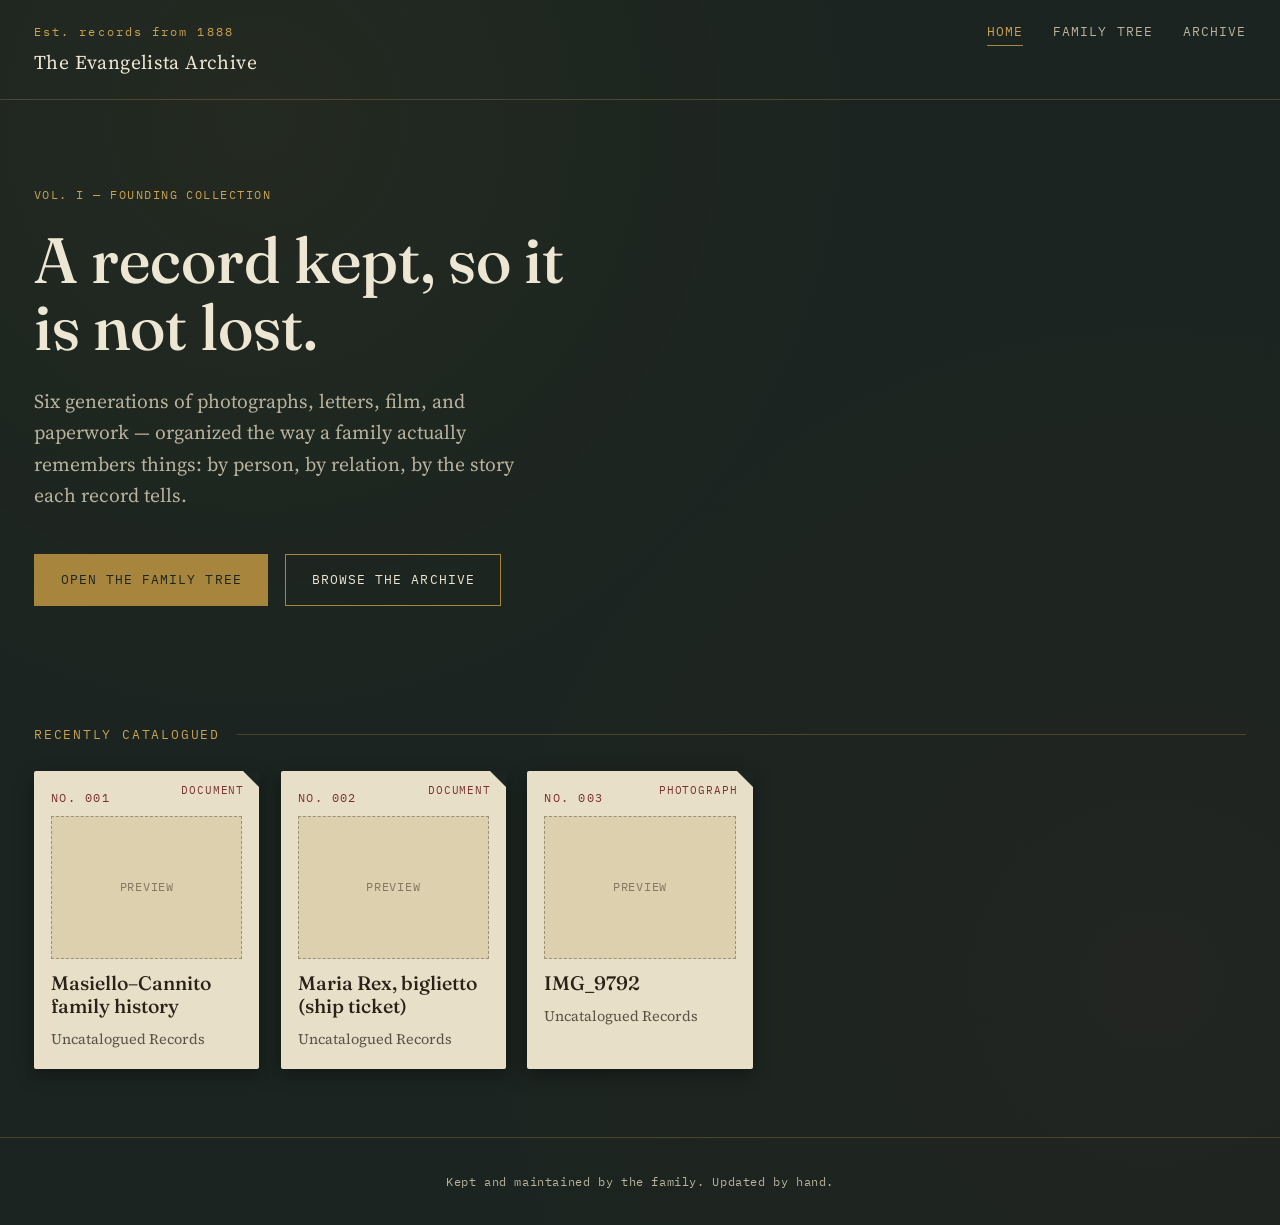
<file: index.html>
<!DOCTYPE html>
<html lang="en">
<head>
<meta charset="UTF-8">
<meta name="viewport" content="width=device-width, initial-scale=1.0">
<title>The Evangelista Archive</title>
<link rel="preconnect" href="https://fonts.googleapis.com">
<link href="https://fonts.googleapis.com/css2?family=Fraunces:opsz,wght@9..144,400;9..144,500;9..144,600&family=Source+Serif+4:ital,wght@0,400;0,600;1,400&family=IBM+Plex+Mono:wght@400;500&display=swap" rel="stylesheet">
<link rel="stylesheet" href="style.css">
</head>
<body>

<header class="site-header">
  <div class="site-title">
    <span class="archive-mark">Est. records from 1888</span>
    The Evangelista Archive
  </div>
  <nav class="site-nav">
    <a href="index.html" aria-current="page">Home</a>
    <a href="tree.html">Family Tree</a>
    <a href="archive.html">Archive</a>
  </nav>
</header>

<section class="hero">
  <div class="catalog-number">Vol. I — Founding Collection</div>
  <h1>A record kept, so it is not lost.</h1>
  <p class="lede">
    Six generations of photographs, letters, film, and paperwork — organized
    the way a family actually remembers things: by person, by relation,
    by the story each record tells.
  </p>
  <div class="hero-actions">
    <a class="btn primary" href="tree.html">Open the Family Tree</a>
    <a class="btn" href="archive.html">Browse the Archive</a>
  </div>
</section>

<div class="section-label">Recently catalogued</div>
<div class="preview-grid" id="preview-grid"></div>

<footer class="site-footer">
  Kept and maintained by the family. Updated by hand.
</footer>

<script src="common.js"></script>
<script>
  // Show a small preview of the most recently added records on the homepage
  (async () => {
    const grid = document.getElementById("preview-grid");
    try {
      const data = await loadFamilyData();
      const media = allMedia(data).slice(-3).reverse();
      if (media.length === 0) {
        grid.innerHTML = `<p class="empty-state">No records catalogued yet.</p>`;
        return;
      }
      grid.innerHTML = media.map((item, i) => `
        <div class="record-card">
          <span class="media-type">${mediaTypeLabel(item.type)}</span>
          <div class="catalog-number">${catalogNumber(i)}</div>
          <div class="thumb">${item.driveLink ? "Preview" : "Awaiting upload"}</div>
          <h3>${item.title}</h3>
          <div class="bio-snip">${item.personName}</div>
        </div>
      `).join("");
    } catch (e) {
      grid.innerHTML = `<p class="empty-state">Could not load family data.</p>`;
    }
  })();
</script>
</body>
</html>
</file>
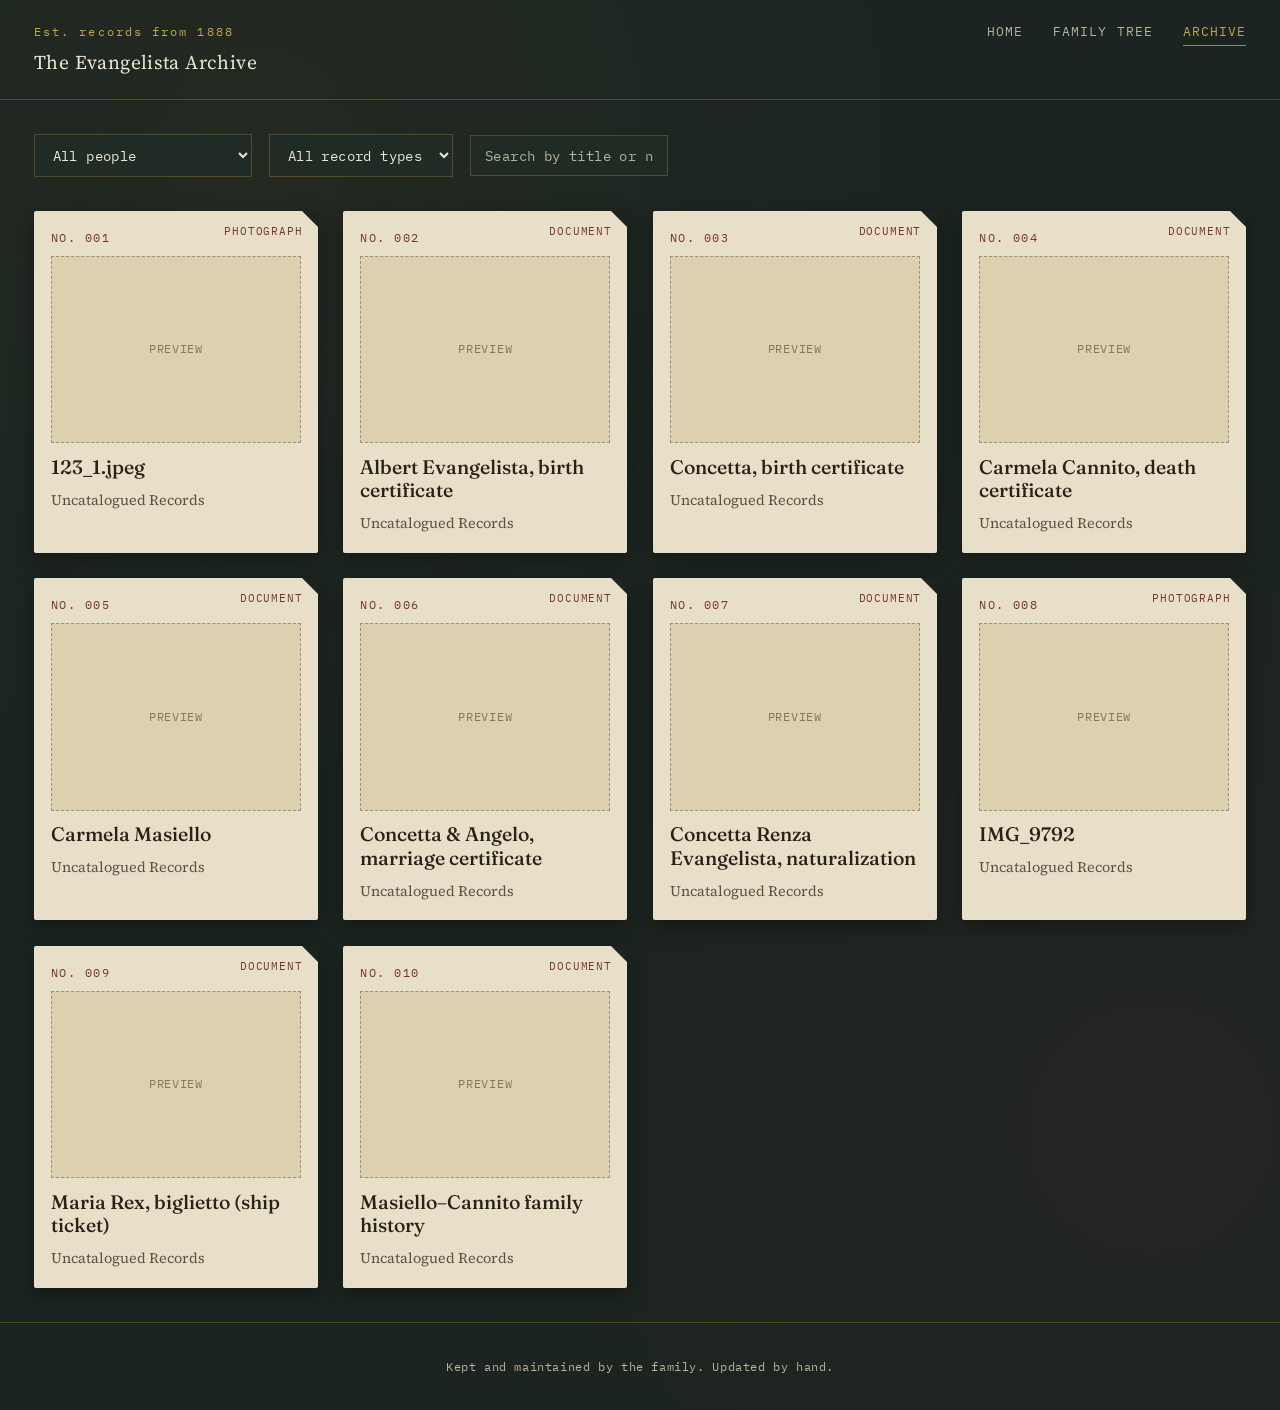
<file: archive.html>
<!DOCTYPE html>
<html lang="en">
<head>
<meta charset="UTF-8">
<meta name="viewport" content="width=device-width, initial-scale=1.0">
<title>Archive — The Evangelista Archive</title>
<link rel="preconnect" href="https://fonts.googleapis.com">
<link href="https://fonts.googleapis.com/css2?family=Fraunces:opsz,wght@9..144,400;9..144,500;9..144,600&family=Source+Serif+4:ital,wght@0,400;0,600;1,400&family=IBM+Plex+Mono:wght@400;500&display=swap" rel="stylesheet">
<link rel="stylesheet" href="style.css">
</head>
<body>

<header class="site-header">
  <div class="site-title">
    <span class="archive-mark">Est. records from 1888</span>
    The Evangelista Archive
  </div>
  <nav class="site-nav">
    <a href="index.html">Home</a>
    <a href="tree.html">Family Tree</a>
    <a href="archive.html" aria-current="page">Archive</a>
  </nav>
</header>

<div class="archive-controls">
  <select id="filter-person">
    <option value="all">All people</option>
  </select>
  <select id="filter-type">
    <option value="all">All record types</option>
    <option value="photo">Photographs</option>
    <option value="document">Documents</option>
    <option value="video">Film / Video</option>
  </select>
  <input id="filter-search" type="text" placeholder="Search by title or name…">
</div>

<div class="archive-grid" id="archive-grid"></div>

<footer class="site-footer">
  Kept and maintained by the family. Updated by hand.
</footer>

<script src="common.js"></script>
<script src="archive.js"></script>
</body>
</html>
</file>
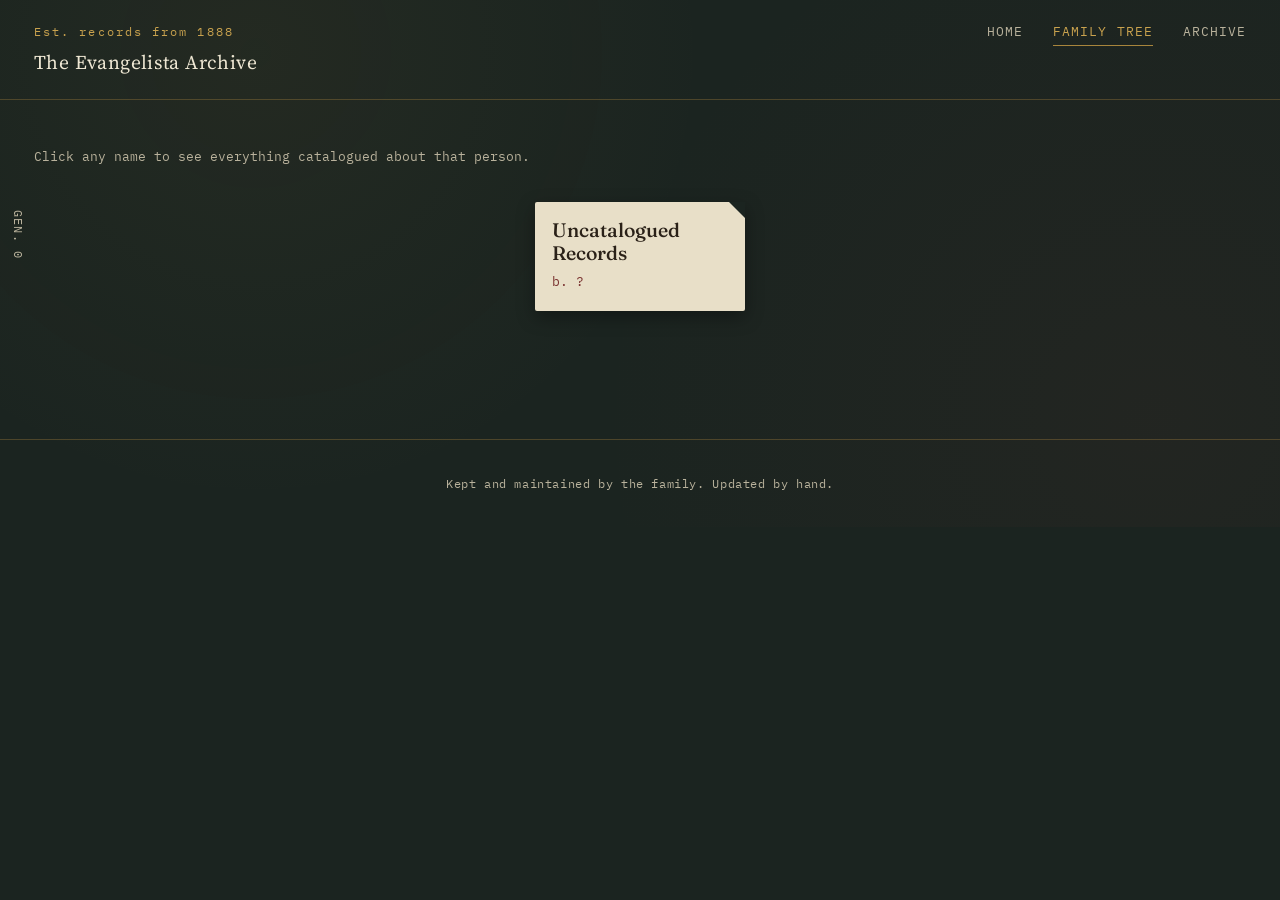
<file: tree.html>
<!DOCTYPE html>
<html lang="en">
<head>
<meta charset="UTF-8">
<meta name="viewport" content="width=device-width, initial-scale=1.0">
<title>Family Tree — The Evangelista Archive</title>
<link rel="preconnect" href="https://fonts.googleapis.com">
<link href="https://fonts.googleapis.com/css2?family=Fraunces:opsz,wght@9..144,400;9..144,500;9..144,600&family=Source+Serif+4:ital,wght@0,400;0,600;1,400&family=IBM+Plex+Mono:wght@400;500&display=swap" rel="stylesheet">
<link rel="stylesheet" href="style.css">
</head>
<body>

<header class="site-header">
  <div class="site-title">
    <span class="archive-mark">Est. records from 1888</span>
    The Evangelista Archive
  </div>
  <nav class="site-nav">
    <a href="index.html">Home</a>
    <a href="tree.html" aria-current="page">Family Tree</a>
    <a href="archive.html">Archive</a>
  </nav>
</header>

<div class="tree-wrap">
  <p class="hint">Click any name to see everything catalogued about that person.</p>
  <div class="tree-container" id="tree-container"></div>
</div>

<footer class="site-footer">
  Kept and maintained by the family. Updated by hand.
</footer>

<script src="common.js"></script>
<script src="tree.js"></script>
</body>
</html>
</file>
<file: style.css>
/* ============================================
   DESIGN TOKENS — Ledger & Record Card system
   ============================================ */
:root {
  --ink-bg: #1B2420;        /* deep ledger-cover green-black */
  --ink-bg-alt: #212B26;
  --paper: #E8DFC8;         /* parchment record card */
  --paper-dim: #DCD0AE;
  --ink-text: #2A2118;      /* text on paper */
  --cream-text: #EDE6D2;    /* text on dark */
  --cream-text-dim: #B9B29C;
  --brass: #A8853C;
  --brass-bright: #C9A24E;
  --burgundy: #7A3230;
  --line: rgba(168, 133, 60, 0.35);
  --line-strong: rgba(168, 133, 60, 0.6);

  --font-display: "Fraunces", serif;
  --font-body: "Source Serif 4", serif;
  --font-data: "IBM Plex Mono", monospace;

  --radius-card: 2px;
  --shadow-card: 0 6px 18px rgba(0,0,0,0.35);
}

* { box-sizing: border-box; }

html, body {
  margin: 0;
  padding: 0;
  background: var(--ink-bg);
  color: var(--cream-text);
  font-family: var(--font-body);
  font-size: 17px;
  line-height: 1.6;
}

body {
  background-image:
    radial-gradient(circle at 20% 10%, rgba(168,133,60,0.06), transparent 40%),
    radial-gradient(circle at 90% 80%, rgba(122,50,48,0.08), transparent 45%);
}

a { color: inherit; }

h1, h2, h3, h4 {
  font-family: var(--font-display);
  font-weight: 500;
  margin: 0;
  color: var(--cream-text);
}

.catalog-number {
  font-family: var(--font-data);
  font-size: 0.72rem;
  letter-spacing: 0.12em;
  color: var(--brass-bright);
  text-transform: uppercase;
}

/* ============================================
   SITE HEADER / LEDGER COVER STRIP
   ============================================ */
.site-header {
  border-bottom: 1px solid var(--line);
  padding: 1.25rem 2rem;
  display: flex;
  align-items: baseline;
  justify-content: space-between;
  gap: 1rem;
  flex-wrap: wrap;
}

.site-title {
  font-size: 1.15rem;
  letter-spacing: 0.02em;
}

.site-title .archive-mark {
  color: var(--brass-bright);
  font-family: var(--font-data);
  font-size: 0.68rem;
  letter-spacing: 0.18em;
  display: block;
  margin-bottom: 0.3rem;
}

.site-nav {
  display: flex;
  gap: 1.75rem;
  font-family: var(--font-data);
  font-size: 0.78rem;
  letter-spacing: 0.08em;
  text-transform: uppercase;
}

.site-nav a {
  text-decoration: none;
  color: var(--cream-text-dim);
  border-bottom: 1px solid transparent;
  padding-bottom: 3px;
  transition: color 0.15s ease, border-color 0.15s ease;
}

.site-nav a:hover,
.site-nav a[aria-current="page"] {
  color: var(--brass-bright);
  border-color: var(--brass);
}

/* ============================================
   HERO (index.html)
   ============================================ */
.hero {
  padding: 5rem 2rem 4rem;
  max-width: 900px;
}

.hero .catalog-number { margin-bottom: 1.25rem; }

.hero h1 {
  font-size: clamp(2.4rem, 5vw, 4rem);
  line-height: 1.05;
  max-width: 14ch;
}

.hero p.lede {
  margin-top: 1.5rem;
  max-width: 52ch;
  color: var(--cream-text-dim);
  font-size: 1.15rem;
}

.hero-actions {
  margin-top: 2.5rem;
  display: flex;
  gap: 1rem;
  flex-wrap: wrap;
}

.btn {
  font-family: var(--font-data);
  font-size: 0.78rem;
  letter-spacing: 0.08em;
  text-transform: uppercase;
  text-decoration: none;
  padding: 0.85rem 1.5rem;
  border: 1px solid var(--brass);
  color: var(--cream-text);
  transition: background 0.15s ease, color 0.15s ease;
  display: inline-block;
}

.btn:hover {
  background: var(--brass);
  color: var(--ink-bg);
}

.btn.primary {
  background: var(--brass);
  color: var(--ink-bg);
}

.btn.primary:hover {
  background: var(--brass-bright);
}

/* Ledger divider line with tick marks, used between sections */
.ledger-rule {
  height: 1px;
  background: var(--line);
  margin: 0 2rem;
  position: relative;
}

.section-label {
  padding: 3rem 2rem 1.5rem;
  font-family: var(--font-data);
  font-size: 0.75rem;
  letter-spacing: 0.14em;
  text-transform: uppercase;
  color: var(--brass-bright);
  display: flex;
  align-items: center;
  gap: 1rem;
}

.section-label::after {
  content: "";
  flex: 1;
  height: 1px;
  background: var(--line);
}

.preview-grid {
  padding: 0 2rem 4rem;
  display: grid;
  grid-template-columns: repeat(auto-fill, minmax(220px, 1fr));
  gap: 1.25rem;
}

/* ============================================
   RECORD CARD — the signature component
   Used in both the family tree and the archive
   ============================================ */
.record-card {
  background: var(--paper);
  color: var(--ink-text);
  border-radius: var(--radius-card);
  box-shadow: var(--shadow-card);
  position: relative;
  padding: 1rem 1rem 1.1rem;
  font-family: var(--font-body);
  text-decoration: none;
  display: block;
  transition: transform 0.15s ease, box-shadow 0.15s ease;
}

.record-card:hover {
  transform: translateY(-3px);
  box-shadow: 0 12px 24px rgba(0,0,0,0.45);
}

/* punched-corner detail, like an old library card */
.record-card::before {
  content: "";
  position: absolute;
  top: 0;
  right: 0;
  width: 0;
  height: 0;
  border-style: solid;
  border-width: 0 16px 16px 0;
  border-color: transparent var(--ink-bg) transparent transparent;
}

.record-card .catalog-number { color: var(--burgundy); margin-bottom: 0.5rem; }

.record-card .thumb {
  width: 100%;
  aspect-ratio: 4 / 3;
  background: var(--paper-dim);
  border: 1px dashed rgba(42,33,24,0.35);
  display: flex;
  align-items: center;
  justify-content: center;
  font-family: var(--font-data);
  font-size: 0.68rem;
  letter-spacing: 0.06em;
  text-transform: uppercase;
  color: rgba(42,33,24,0.5);
  margin-bottom: 0.75rem;
  text-align: center;
  padding: 0.5rem;
}

.record-card h3 {
  color: var(--ink-text);
  font-size: 1.15rem;
  line-height: 1.2;
}

.record-card .dates {
  font-family: var(--font-data);
  font-size: 0.78rem;
  color: var(--burgundy);
  margin-top: 0.35rem;
}

.record-card .bio-snip {
  margin-top: 0.6rem;
  font-size: 0.85rem;
  color: rgba(42,33,24,0.75);
  line-height: 1.45;
}

/* ============================================
   TREE PAGE
   ============================================ */
.tree-wrap {
  padding: 2rem;
  overflow-x: auto;
}

.tree-wrap .hint {
  font-family: var(--font-data);
  font-size: 0.75rem;
  color: var(--cream-text-dim);
  margin-bottom: 2rem;
}

.tree-container {
  position: relative;
  min-width: 900px;
}

svg.tree-lines {
  position: absolute;
  top: 0;
  left: 0;
  width: 100%;
  height: 100%;
  pointer-events: none;
}

svg.tree-lines path {
  stroke: var(--line-strong);
  stroke-width: 1.5;
  fill: none;
}

svg.tree-lines path.spouse-line {
  stroke: var(--brass);
  stroke-dasharray: 2 3;
}

.generation {
  display: flex;
  gap: 3rem;
  justify-content: center;
  margin-bottom: 5.5rem;
  position: relative;
  z-index: 1;
}

.generation .record-card {
  width: 210px;
}

.generation-label {
  position: absolute;
  left: -1.5rem;
  top: 0.5rem;
  writing-mode: vertical-rl;
  font-family: var(--font-data);
  font-size: 0.7rem;
  letter-spacing: 0.1em;
  color: var(--cream-text-dim);
  text-transform: uppercase;
}

.spouse-pair {
  display: flex;
  align-items: center;
  gap: 0.5rem;
}

.spouse-pair .spouse-mark {
  color: var(--brass);
  font-family: var(--font-data);
  font-size: 0.9rem;
}

/* ============================================
   ARCHIVE PAGE
   ============================================ */
.archive-controls {
  padding: 2rem 2rem 0;
  display: flex;
  gap: 1rem;
  flex-wrap: wrap;
  align-items: center;
}

.archive-controls select,
.archive-controls input {
  font-family: var(--font-data);
  font-size: 0.8rem;
  background: var(--ink-bg-alt);
  color: var(--cream-text);
  border: 1px solid var(--line);
  padding: 0.6rem 0.8rem;
  letter-spacing: 0.03em;
}

.archive-controls input::placeholder { color: var(--cream-text-dim); }

.archive-grid {
  padding: 2rem;
  display: grid;
  grid-template-columns: repeat(auto-fill, minmax(230px, 1fr));
  gap: 1.5rem;
}

.record-card .media-type {
  position: absolute;
  top: 0.7rem;
  right: 0.9rem;
  font-family: var(--font-data);
  font-size: 0.62rem;
  letter-spacing: 0.08em;
  text-transform: uppercase;
  color: var(--burgundy);
}

.empty-state {
  padding: 4rem 2rem;
  text-align: center;
  color: var(--cream-text-dim);
  font-family: var(--font-data);
  font-size: 0.85rem;
}

/* ============================================
   FOOTER
   ============================================ */
.site-footer {
  border-top: 1px solid var(--line);
  padding: 2rem;
  font-family: var(--font-data);
  font-size: 0.72rem;
  color: var(--cream-text-dim);
  letter-spacing: 0.05em;
  text-align: center;
}

@media (max-width: 640px) {
  .site-header { padding: 1rem 1.25rem; }
  .hero { padding: 3rem 1.25rem 2.5rem; }
  .section-label, .preview-grid, .archive-grid, .archive-controls, .tree-wrap { padding-left: 1.25rem; padding-right: 1.25rem; }
  .generation { flex-direction: column; align-items: center; gap: 1.5rem; }
  .generation .record-card { width: 100%; max-width: 280px; }
}
</file>
